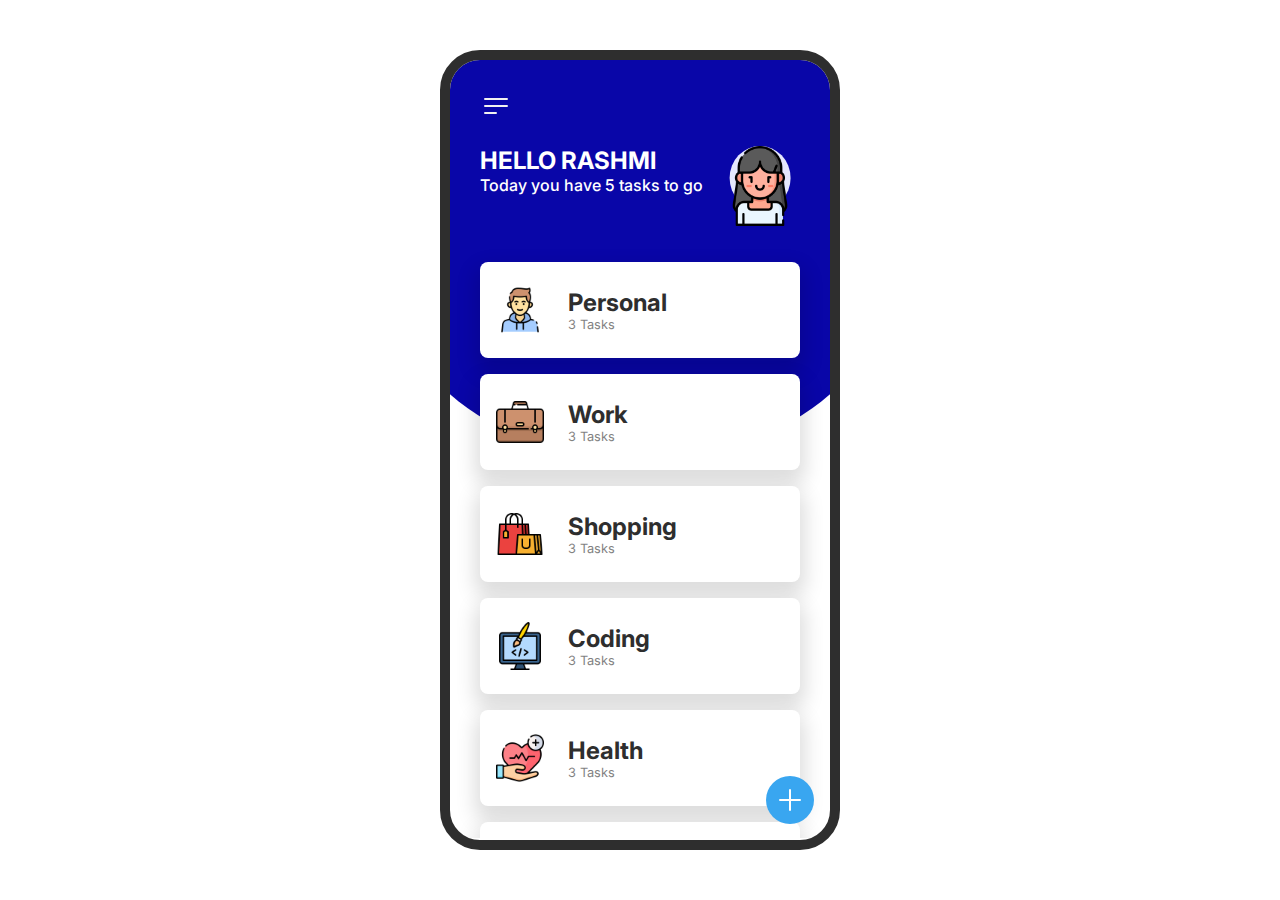
<file: index.html>
<!DOCTYPE html>
<html lang="en">
  <head>
    <meta charset="UTF-8" />
    <meta name="viewport" content="width=device-width, initial-scale=1.0" />
    <link rel="apple-touch-icon" sizes="180x180" href="C:\Users\chethan\Desktop\js projects\Todo-List-App\images\logo.png" />
    <link rel="icon" type="image/png" sizes="32x32" href="C:\Users\chethan\Desktop\js projects\Todo-List-App\images\logo.png" />
    <link rel="icon" type="image/png" sizes="16x16" href="C:\Users\chethan\Desktop\js projects\Todo-List-App\images\logo.png" />
    <link rel="manifest" href="C:\Users\chethan\Desktop\js projects\Todo-List-App\images\logo.png" />
    <link rel="mask-icon" href="C:\Users\chethan\Desktop\js projects\Todo-List-App\images\logo.png" color="#5bbad5" />
    <meta name="msapplication-TileColor" content="#2d89ef" />
    <meta name="theme-color" content="#ffffff" />
    <link rel="stylesheet" href="style.css" />
    <title>Todo-list App</title>
    <meta
      name="description"
      content="Manage your tasks effortlessly with our JavaScript Todos List App. Organize, prioritize, and track your to-dos seamlessly using this user-friendly web application."
    />
    <meta
      name="keywords"
      content="JavaScript Todos List App, Task Management, To-Do List Web App, Organize Tasks, Track To-Dos, Simple Task Manager, Productivity Tool, User-Friendly Interface, Web-based Task Organizer, JavaScript Task Tracker"
    />
  </head>
  <body>
    <div class="wrapper">
      <div class="screen-backdrop"></div>
      <div class="home-screen screen">
        <div class="head-wrapper">
          <div class="menu-btn"  href="C:\Users\chethan\Desktop\js projects\Todo-List-App\menu.html" onclick="openmenu">
            
            <svg
              xmlns="http://www.w3.org/2000/svg"
              fill="none"
              viewBox="0 0 24 24"
              stroke-width="1.5"
              stroke="currentColor"
              class="w-6 h-6"
              
            >
              <path
                stroke-linecap="round"
                stroke-linejoin="round"
                d="M3.75 6.75h16.5M3.75 12h16.5m-16.5 5.25H12"
                
              />
            </svg>
          </div>
          <div class="welcome">
            <div class="content">
              <h1>HELLO RASHMI</h1>
              <p>Today you have 5 tasks to go</p>
            </div>
            <div class="img">
              <div class="backdrop"></div>
              <img src="images/girl.png" alt="" />
            </div>
          </div>
        </div>
        <div class="categories-wrapper">
          <div class="categories">
            <div class="category">
              <div class="left">
                <img src="images/girl.png" alt="sun" />
                <div class="content">
                  <h1>Personal</h1>
                  <p>5 Tasks</p>
                </div>
              </div>
              <div class="options">
                <div class="toggle-btn">
                  <svg
                    xmlns="http://www.w3.org/2000/svg"
                    fill="none"
                    viewBox="0 0 24 24"
                    stroke-width="1.5"
                    stroke="currentColor"
                    class="w-6 h-6"
                  >
                    <path
                      stroke-linecap="round"
                      stroke-linejoin="round"
                      d="M12 6.75a.75.75 0 110-1.5.75.75 0 010 1.5zM12 12.75a.75.75 0 110-1.5.75.75 0 010 1.5zM12 18.75a.75.75 0 110-1.5.75.75 0 010 1.5z"
                    />
                  </svg>
                </div>
              </div>
            </div>
          </div>
        </div>
      </div>
      <div class="category-screen screen">
        <div class="head-wrapper">
          <div class="back-btn">
            <svg
              xmlns="http://www.w3.org/2000/svg"
              fill="none"
              viewBox="0 0 24 24"
              stroke-width="1.5"
              stroke="currentColor"
              class="w-6 h-6"
            >
              <path
                stroke-linecap="round"
                stroke-linejoin="round"
                d="M6.75 15.75L3 12m0 0l3.75-3.75M3 12h18"
              />
            </svg>
          </div>
          <div class="options">
            <svg
              xmlns="http://www.w3.org/2000/svg"
              fill="none"
              viewBox="0 0 24 24"
              stroke-width="1.5"
              stroke="currentColor"
              class="w-6 h-6"
            >
              <path
                stroke-linecap="round"
                stroke-linejoin="round"
                d="M12 6.75a.75.75 0 110-1.5.75.75 0 010 1.5zM12 12.75a.75.75 0 110-1.5.75.75 0 010 1.5zM12 18.75a.75.75 0 110-1.5.75.75 0 010 1.5z"
              />
            </svg>
          </div>
        </div>
        <div class="category-details">
          <img src="images/girl.png" alt="" id="category-img" />
          <div class="details">
            <p id="num-tasks">8 tasks</p>
            <h1 id="category-title">Personal</h1>
          </div>
        </div>
        <div class="tasks-wrapper">
          <div class="tasks">
            <div class="task-wrapper">
              <label for="task" class="task">
                <input type="checkbox" name="task" id="task" />
                <span class="checkmark"
                  ><svg
                    xmlns="http://www.w3.org/2000/svg"
                    fill="none"
                    viewBox="0 0 24 24"
                    stroke-width="1.5"
                    stroke="currentColor"
                    class="w-6 h-6"
                  >
                    <path
                      stroke-linecap="round"
                      stroke-linejoin="round"
                      d="M4.5 12.75l6 6 9-13.5"
                    />
                  </svg>
                </span>
                <p>Buy a new car lorem</p>
              </label>
              <div class="delete">
                <svg
                  xmlns="http://www.w3.org/2000/svg"
                  fill="none"
                  viewBox="0 0 24 24"
                  stroke-width="1.5"
                  stroke="currentColor"
                  class="w-6 h-6"
                >
                  <path
                    stroke-linecap="round"
                    stroke-linejoin="round"
                    d="M14.74 9l-.346 9m-4.788 0L9.26 9m9.968-3.21c.342.052.682.107 1.022.166m-1.022-.165L18.16 19.673a2.25 2.25 0 01-2.244 2.077H8.084a2.25 2.25 0 01-2.244-2.077L4.772 5.79m14.456 0a48.108 48.108 0 00-3.478-.397m-12 .562c.34-.059.68-.114 1.022-.165m0 0a48.11 48.11 0 013.478-.397m7.5 0v-.916c0-1.18-.91-2.164-2.09-2.201a51.964 51.964 0 00-3.32 0c-1.18.037-2.09 1.022-2.09 2.201v.916m7.5 0a48.667 48.667 0 00-7.5 0"
                  />
                </svg>
              </div>
            </div>
          </div>
        </div>
      </div>
      <div class="add-task-btn">
        <svg
          xmlns="http://www.w3.org/2000/svg"
          fill="none"
          viewBox="0 0 24 24"
          stroke-width="1.5"
          stroke="currentColor"
          class="w-6 h-6"
        >
          <path
            stroke-linecap="round"
            stroke-linejoin="round"
            d="M12 4.5v15m7.5-7.5h-15"
          />
        </svg>
      </div>
      <div class="black-backdrop"></div>
      <div class="add-task">
        <div class="add-task-backdrop"></div>
        <h1 class="heading">Add Task</h1>
        <div class="input-group">
          <label for="task-input"> Task </label>
          <input type="text" id="task-input" required />
        </div>
        <div class="input-group">
          <label for="category-select"> Category </label>
          <select id="category-select"></select>
        </div>
        <div class="btns">
          <button class="cancel-btn">Cancel</button>
          <button class="add-btn">Add</button>
        </div>
      </div>
    </div>

    <script src="script.js"></script>
  </body>
</html>
</file>
<file: style.css>
@import url(https://fonts.googleapis.com/css?family=Inter:100,200,300,regular,500,600,700,800,900);

::-webkit-scrollbar {
    width: 0;
}

* {
    margin: 0;
    padding: 0;
    box-sizing: border-box;
}

body {
    min-height: 100vh;
    display: flex;
    align-items: center;
    justify-content: center;
    color: #2e2e2e;
    font-family: "Inter", sans-serif;
    background-color: #fff;
}

.wrapper {
    position: relative;
    height: 100vh;
    width: 100%;
    overflow: hidden;
    padding: 30px 0;
    display: flex;
}

@media (min-width:768px) {
    .wrapper {
        height: 50rem;
        width: 25rem;
        border-radius: 40px;
        border: 10px solid #2e2e2e;
    }
}

.wrapper .screen {
    min-width: 100%;
    flex: 1;
    transition: all 0.3s;
}

.screen-backdrop {
    width: 135%;
    height: 25rem;
    position: absolute;
    top: 0;
    left: 50%;
    transform: translateX(-50%);
    border-radius: 0 0 50% 50%;
    background-color: #0906a8;
    z-index: -1;
    transition: all 0.3s;
}

.wrapper.show-category .home-screen {
    transform: translateX(-100%);
}

.wrapper.show-category .category-screen {
    transform: translateX(-100%);
}

.wrapper.show-category .screen-backdrop {
    transform: translate(-50%, -60%)
}

.head-wrapper {
    padding: 0 30px;
}

.menu-btn {
    width: 2rem;
    cursor: pointer;
    color: #f1f1f1;
}

.welcome {
    display: flex;
    justify-content: space-between;
    margin-top: 20px;
    color: #ffffff;
}

.welcome h1 {
    font-size: 1.5rem;
}

.welcome p {
    font-weight: 500;
}

.welcome .img {
    position: relative;
}

.welcome .img .backdrop {
    position: absolute;
    top: 0;
    left: 50%;
    transform: translateX(-50%);
    width: 3.8rem;
    height: 4rem;
    border-radius: 50%;
    background-color: #e5e7fd;
    z-index: -1;
}

.welcome .img img {
    width: 5rem;
}

.categories-wrapper {
    margin-top: 1rem;
    padding: 0 30px;
    height: calc(100% - 8rem);
    padding-bottom: 20px;
    overflow: auto;
}

.categories {
    padding-top: 1rem;
    display: flex;
    flex-direction: column;
    gap: 1rem;
}

.category {
    background: #fff;
    border-radius: 0.5rem;
    padding: 1.5rem 1rem;
    cursor: pointer;
    display: flex;
    justify-content: space-between;
    box-shadow: 0 10px 20px 5px #00000023;
    transition: all 0.3s;

}

.category:hover {
    transform: translateY(-5px);
    box-shadow: 0 10px 20px 5px #00000040;
}

.category .left {
    display: flex;
    gap: 1.5rem;
    align-items: center;
}

.category .left img {
    width: 3rem;
}

.category .content h1 {
    font-size: 1.5rem;
}

.category .content p {
    color: #2e2e2e;
    font-size: 0.8rem;
    opacity: 0.6;
}

.category .options {
    opacity: 0;
    visibility: hidden;
    transition: all 0.3s;
}

.category:hover .options {
    opacity: 1;
    visibility: visible;
}

.category .toggle-btn {
    width: 2rem;
    cursor: pointer;
    opacity: 0.6;
}

.category .toggle-btn:hover {
    opacity: 1;
}


/* Category Screen */
.category-screen .head-wrapper {
    display: flex;
    justify-content: space-between;
    align-items: center;
}

.category-screen .head-wrapper svg {
    width: 2rem;
    cursor: pointer;
    color: #fff;
}

.category-details {
    padding: 0 30px;
    margin-top: 7rem;
    display: flex;
    align-items: center;
    gap: 1rem;
}

.category-details img {
    width: 4rem;
}

.category-details .details p {
    opacity: 0.6;
}

/* tasks */
.tasks-wrapper {
    padding: 0 30px;
    margin-top: 1rem;
    height: calc(100% - 12rem);
    padding-bottom: 20px;
    overflow: auto;
}

.tasks {
    padding-top: 1rem;
    display: flex;
    flex-direction: column;
    gap: 1rem;
}

.task-wrapper {
    display: flex;
    justify-content: space-between;
    align-items: center;
}



.task {
    display: flex;
    gap: 0.5rem;
    align-items: center;
    font-size: 0.8rem;
    font-weight: 500;
    width: max-content;
    cursor: pointer;
}


.task input {
    display: none;
}

.task .checkmark {
    width: 1rem;
    height: 1rem;
    border-radius: 2px;
    border: 1px solid #2e2e2e;
    display: flex;
    justify-content: center;
    align-items: center;
}

.task .checkmark svg {
    width: 1rem;
    color: #2e2e2e;
    opacity: 0;
    transition: all 0.3s;
}

.task:hover .checkmark svg {
    opacity: 1;
}

.task .checkmark svg path {
    stroke-width: 3;
}

.task input:checked~.checkmark {
    background-color: #2e2e2e;
}

.task input:checked~.checkmark svg {
    opacity: 1;
    color: #fff;
}

.task input:checked~p {
    text-decoration: line-through;
    opacity: 0.6;
}

.task-wrapper .delete {
    min-width: 2rem;
    height: 2rem;
    padding: 0.5rem;
    border-radius: 50%;
    color: #2e2e2e;
    cursor: pointer;
    background-color: rgba(0, 0, 0, 0.031);
    opacity: 0;
    visibility: hidden;
    transition: all 0.3s;
}

.task-wrapper:hover .delete {
    opacity: 1;
    visibility: visible;
}

.task-wrapper .delete:hover {
    color: red;
    background-color: rgba(0, 0, 0, 0.1);
}

.no-tasks {
    margin-top: 5rem;
    text-align: center;
    font-size: 1.5rem;
    opacity: 0.6;
}

/* Add Task */
.add-task-btn {
    position: absolute;
    bottom: 1rem;
    right: 1rem;
    width: 3rem;
    height: 3rem;
    border-radius: 50%;
    cursor: pointer;
    display: flex;
    align-items: center;
    justify-content: center;
    background-color: #39a6f0;
    transition: all 0.3s;
}

.add-task-btn:hover {
    transform: scale(1.1);
}

.add-task-btn.active {
    z-index: 1;
    bottom: 20rem;
    transform: rotate(45deg);
}

.add-task-btn svg {
    width: 2rem;
    color: #fff;
}

.add-task {
    position: absolute;
    bottom: -100%;
    left: 0;
    width: 100%;
    padding: 20px 30px;
    transition: all 0.3s;
}

.add-task.active {
    bottom: 0;
}

.add-task .heading {
    font-size: 1.5rem;
    margin-bottom: 1rem;
}

.input-group {
    position: relative;
    margin-bottom: 20px;
}

.input-group input,
.input-group label {
    display: block;
    width: 100%;
}

.input-group input,
.input-group select {
    width: 100%;
    border: 1px solid #ccc;
    border-radius: 5px;
    padding: 10px;
    font-size: 16px;
}

.input-group label {
    width: max-content;
    padding: 0 5px;
    margin-top: 5px;
    font-size: 14px;
    color: #666;
    margin-bottom: 5px;
}

.btns {
    display: flex;
    gap: 1rem;
    justify-content: flex-end;
    align-items: center;
}

.btns button {
    padding: 10px 20px;
    border-radius: 5px;
    border: none;
    cursor: pointer;
    font-size: 14px;
    font-weight: 600;
    transition: all 0.3s;
    z-index: 1;
}

button.add-btn {
    background-color: #39a6f0;
    color: #fff
}

.add-task-backdrop {
    position: absolute;
    bottom: 0;
    left: 50%;
    transform: translateX(-50%);
    width: 135%;
    height: 20rem;
    border-radius: 50% 50% 0 0;
    background-color: #fff;
}

.black-backdrop {
    position: absolute;
    top: 0;
    left: 0;
    width: 100%;
    height: 100%;
    backdrop-filter: blur(5px);
    background-color: #00000023;
    opacity: 0;
    visibility: hidden;
    transition: all 0.3s;
}

.black-backdrop.active {
    opacity: 1;
    visibility: visible;
}
</file>
